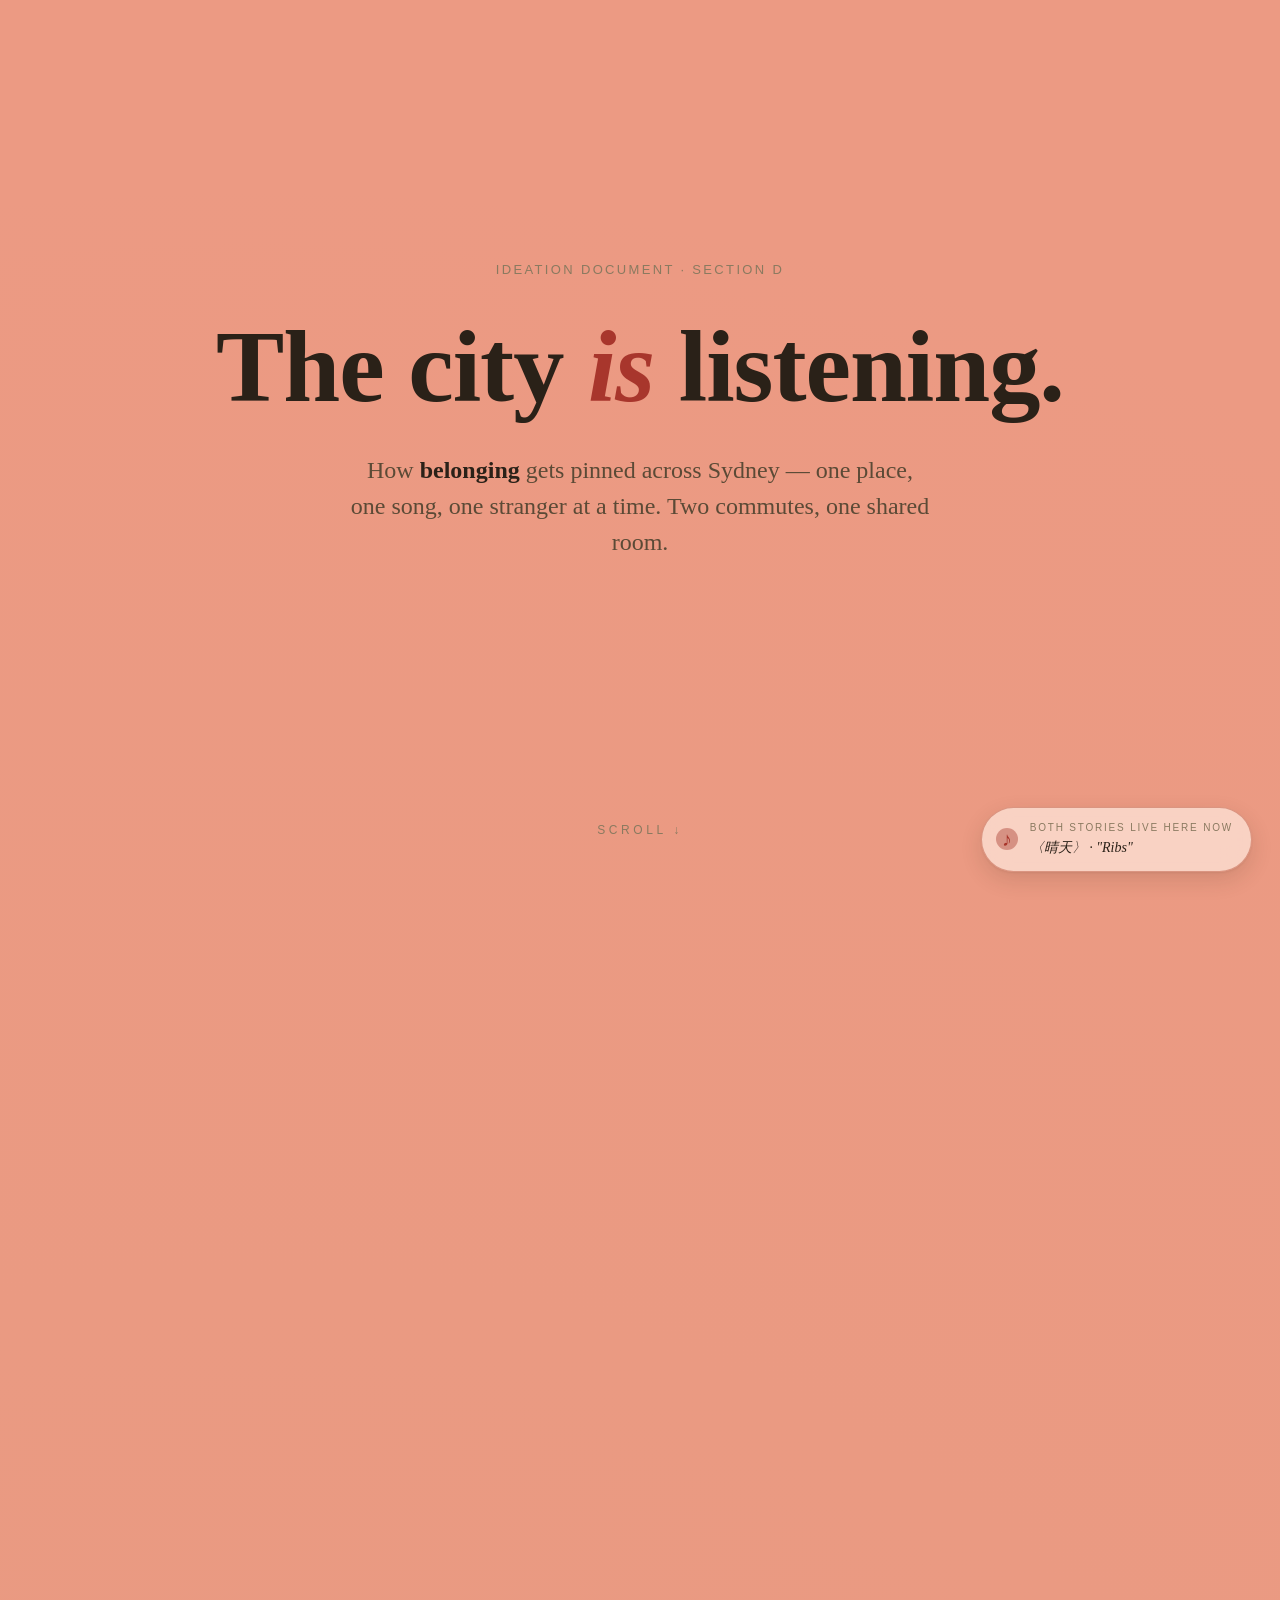
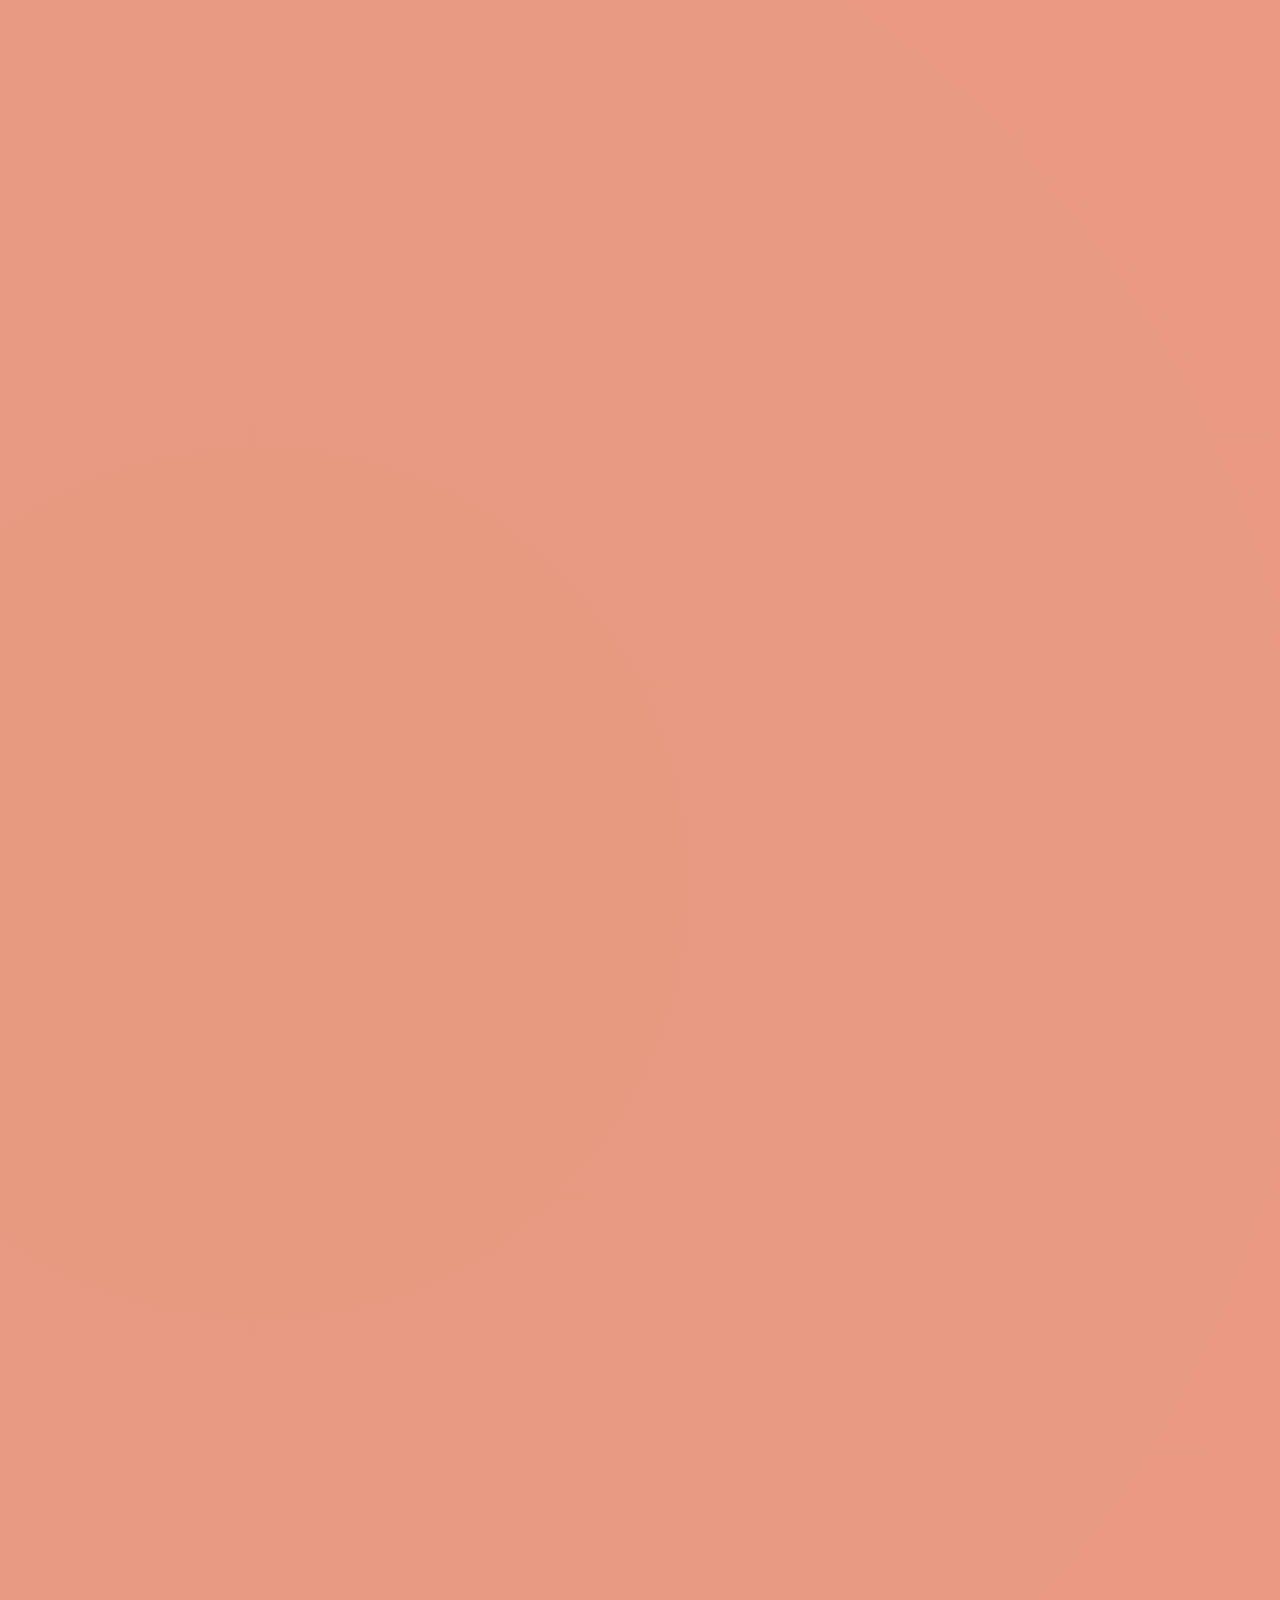
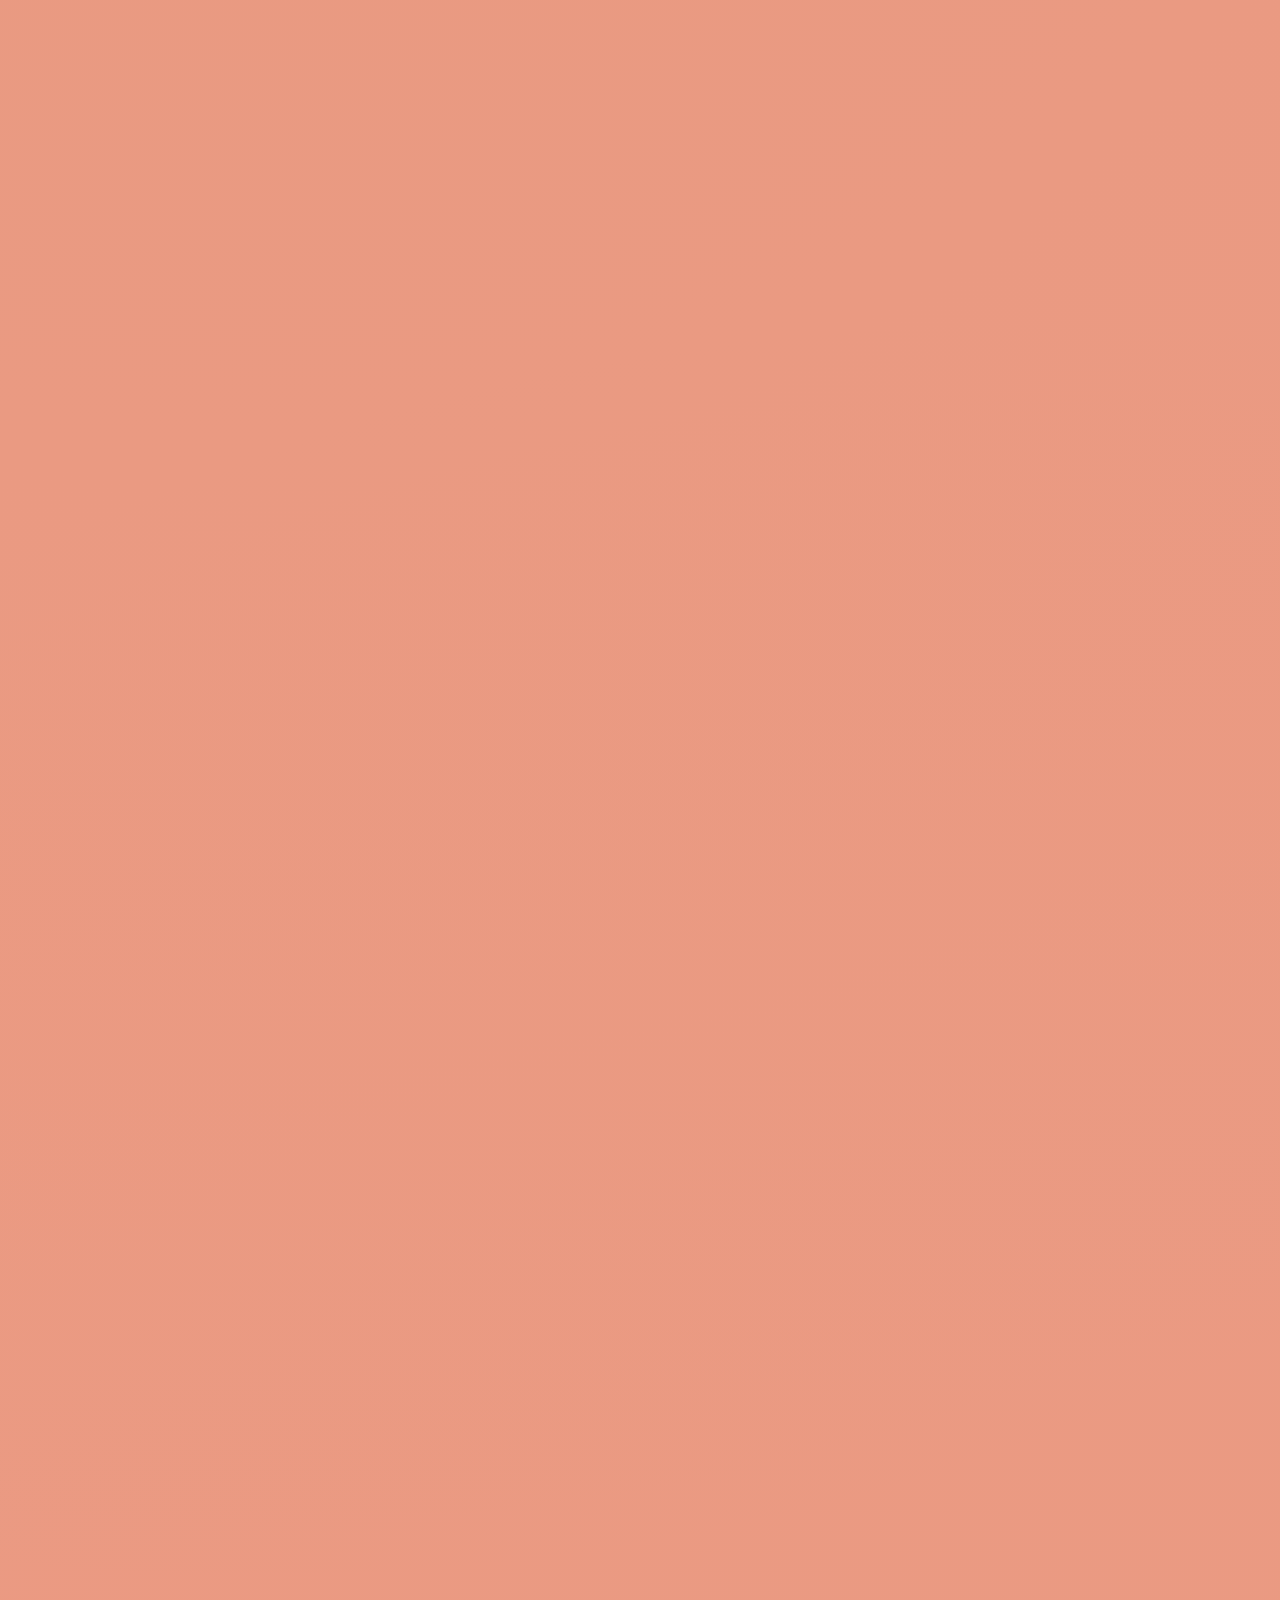
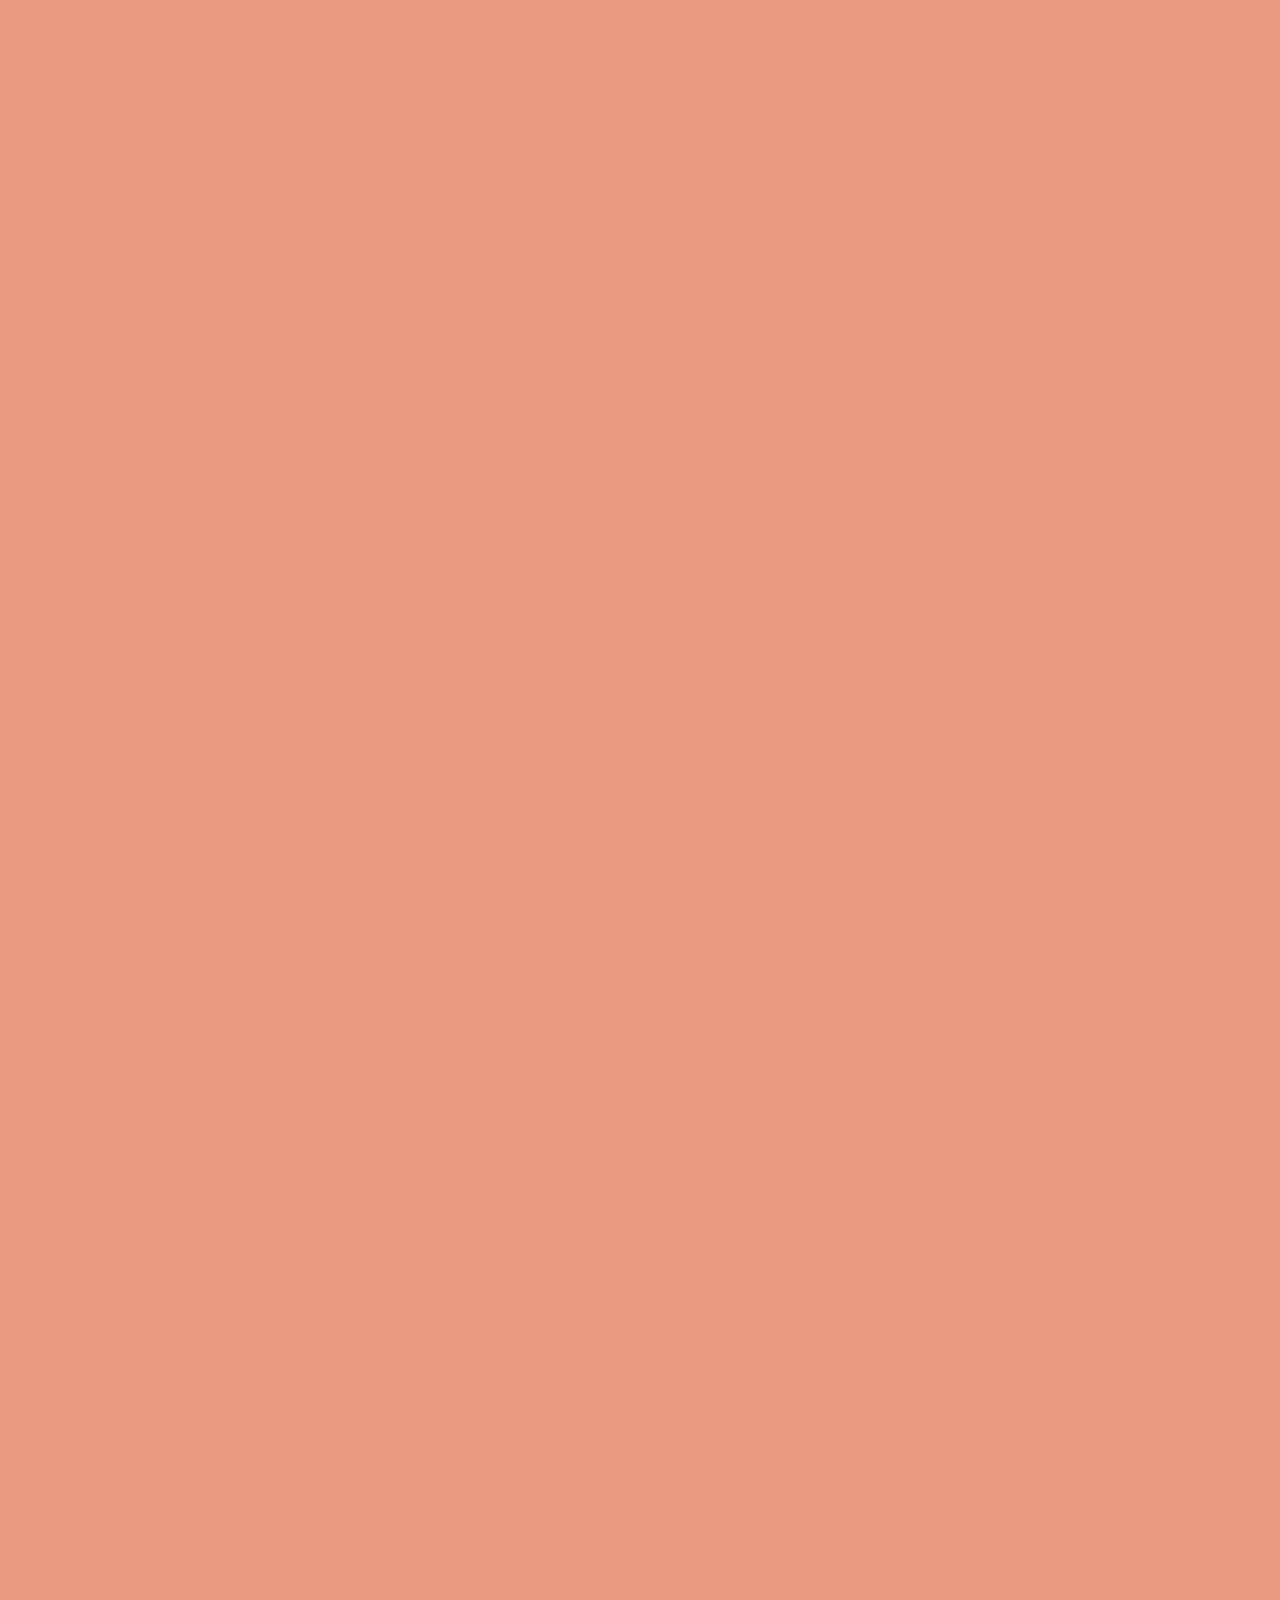
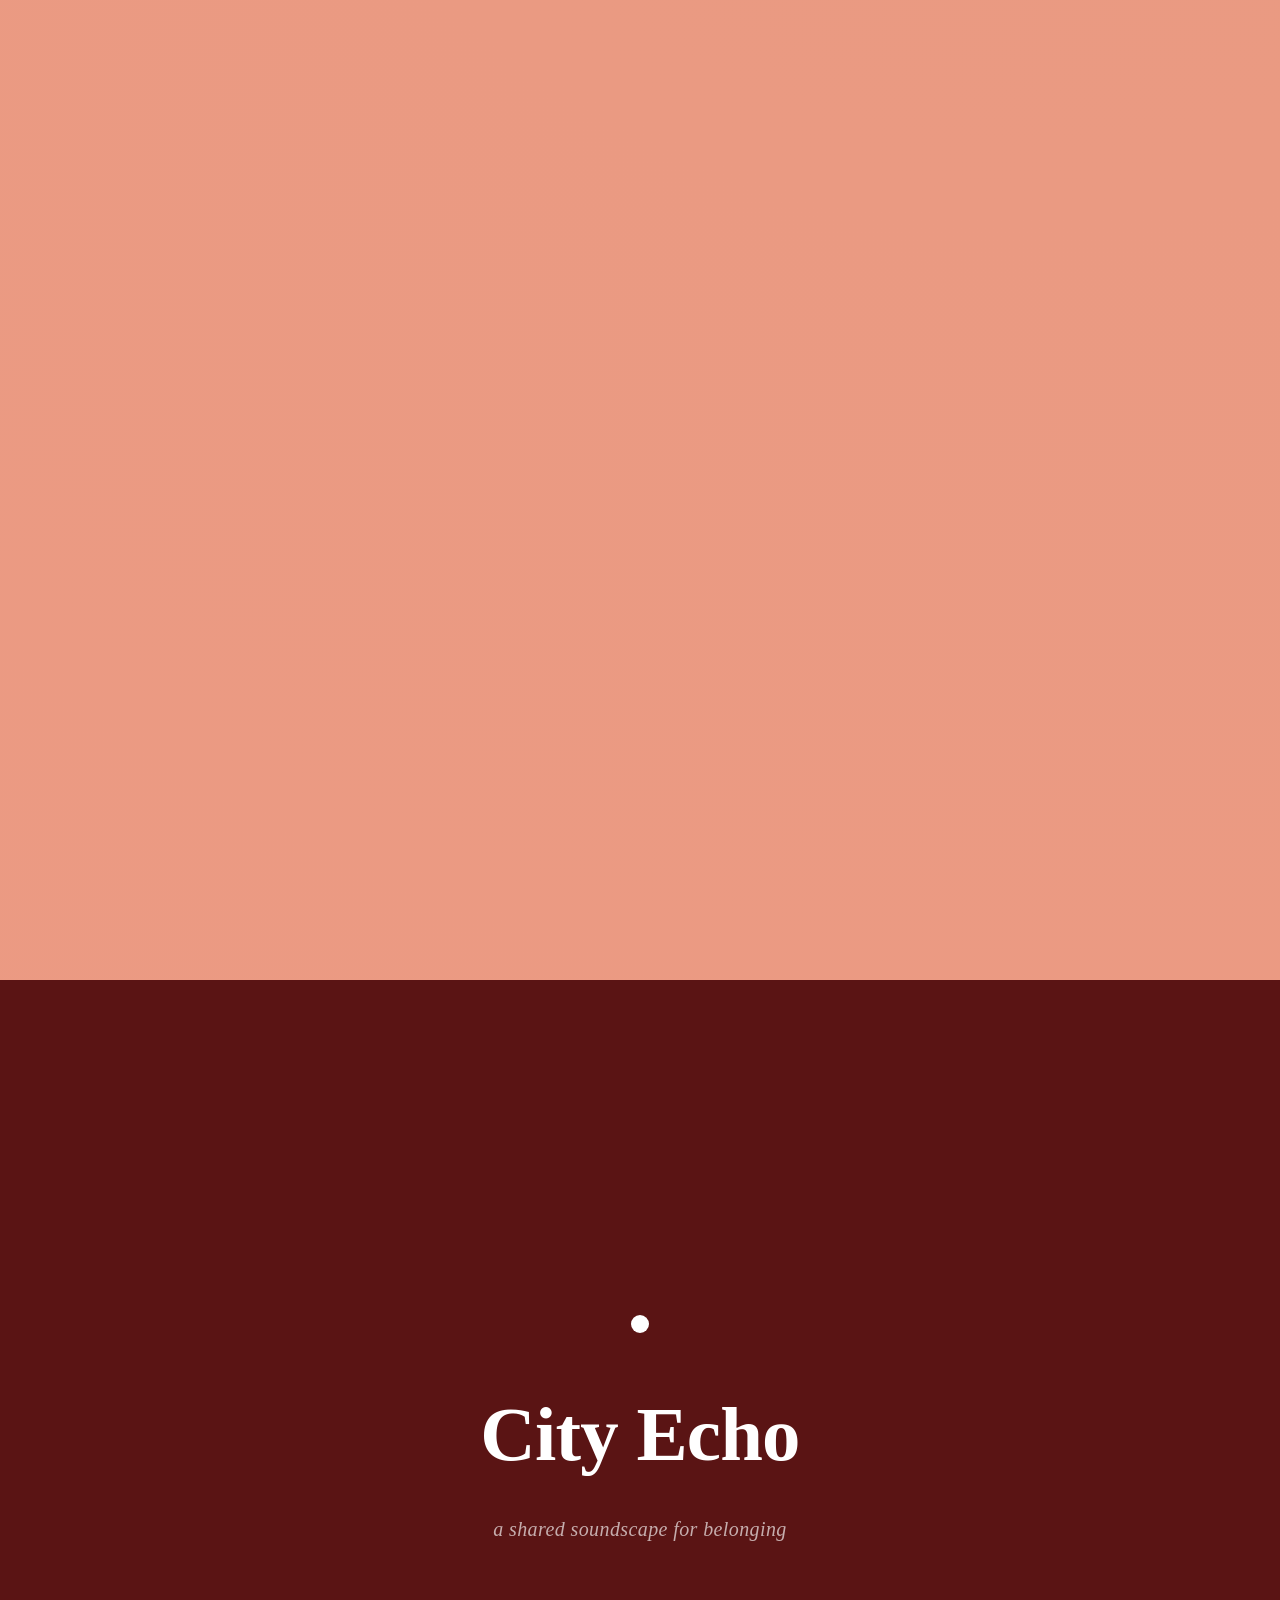
<file: section_d_narrative/index.html>
<!DOCTYPE html>
<html lang="en">
<head>
  <meta charset="UTF-8" />
  <meta name="viewport" content="width=device-width, initial-scale=1.0" />
  <title>Section D — How belonging is pinned across the city · City Echo</title>
  <link rel="stylesheet" href="styles.css" />
</head>
<body>

  <!-- ============================================================
       OPENER (full viewport, before scrollytelling begins)
       ============================================================ -->
  <header class="opener">
    <p class="eyebrow">Ideation Document · Section D</p>
    <h1 class="opener-title">
      The city <em>is</em> listening.
    </h1>
    <p class="opener-deck">
      How <strong>belonging</strong> gets pinned across Sydney — one place,<br />
      one song, one stranger at a time. Two commutes, one shared room.
    </p>
    <p class="opener-scroll-hint">scroll ↓</p>
  </header>

  <!-- ============================================================
       SCROLLYTELLING — full-bleed fixed map underneath, narrative cards
       float on the right and scroll over the map
       ============================================================ -->
  <main class="scrolly">

    <!-- Fixed full-viewport map (CSS makes this position:fixed; visibility
         controlled by .is-visible class set when .scrolly enters viewport) -->
    <aside class="map-sticky" aria-label="Map of City Echo place-pins across Sydney">
      <div class="map-frame">

        <!-- Three watercolour basemap layers, one per chapter:
             - cbd (sepia honey)  → Mei chapter
             - wide (dusty rose)  → Qing chapter
             - finale (coral)     → Step 8 convergence
             Ken Burns transform applied via JS per step. -->
        <div class="basemap-stage" aria-hidden="true">
          <img src="map-cbd.png"    alt="" class="basemap-img basemap-img--cbd    is-active" data-map="cbd"    />
          <img src="map-wide.png"   alt="" class="basemap-img basemap-img--wide"              data-map="wide"   />
          <img src="map-finale.png" alt="" class="basemap-img basemap-img--finale"            data-map="finale" />

          <!-- Rail line overlay (drawn on top of basemap, follows the same transform via parent stage) -->
          <svg class="rail-overlay" viewBox="0 0 100 100" preserveAspectRatio="none" aria-hidden="true">
            <!-- Burwood → Strathfield → Redfern → Central → Town Hall → Wynyard
                 coordinates expressed in 0-100 of the WIDE map's natural extent -->
            <path id="rail-line"
                  d="M 17,46 L 30,46 L 45,48 L 58,48 L 64,42 L 70,38"
                  fill="none"
                  stroke="currentColor"
                  stroke-width="0.5"
                  stroke-dasharray="1.5 1"
                  stroke-linecap="round"
                  vector-effect="non-scaling-stroke" />
          </svg>
        </div>

        <!-- Pin overlay (5 place-pins). Each pin carries TWO coordinate sets:
             one for the CBD-zoom map, one for the wide map. JS picks the right
             one based on the active basemap, and pins ride the same transform
             as the basemap (so Ken Burns pan/zoom keeps pins anchored). -->
        <div class="pin-layer">
          <!-- Mei pins (in both maps) -->
          <div class="pin pin--uts"     data-pin="uts"     data-cbd-x="44" data-cbd-y="64" data-wide-x="56.5" data-wide-y="58" data-finale-x="56.5" data-finale-y="58">
            <span class="pin-dot"></span>
            <span class="pin-pulse"></span>
            <span class="pin-label">UTS Library</span>
          </div>

          <div class="pin pin--spice"   data-pin="spice"   data-cbd-x="43" data-cbd-y="66" data-wide-x="56" data-wide-y="60" data-finale-x="56" data-finale-y="60">
            <span class="pin-dot"></span>
            <span class="pin-pulse"></span>
            <span class="pin-label">Spice Alley</span>
          </div>

          <div class="pin pin--central" data-pin="central" data-cbd-x="48" data-cbd-y="60" data-wide-x="58" data-wide-y="56" data-finale-x="58" data-finale-y="56">
            <span class="pin-dot"></span>
            <span class="pin-pulse"></span>
            <span class="pin-label">Central</span>
          </div>

          <!-- Qing pins (Burwood is wide/finale only; Wynyard exists in both but at very different positions) -->
          <div class="pin pin--burwood" data-pin="burwood" data-cbd-x=""    data-cbd-y=""   data-wide-x="17" data-wide-y="46" data-finale-x="17" data-finale-y="46">
            <span class="pin-dot"></span>
            <span class="pin-pulse"></span>
            <span class="pin-label">Burwood</span>
          </div>

          <div class="pin pin--wynyard" data-pin="wynyard" data-cbd-x="50" data-cbd-y="50" data-wide-x="70" data-wide-y="38" data-finale-x="70" data-finale-y="38">
            <span class="pin-dot"></span>
            <span class="pin-pulse"></span>
            <span class="pin-label">Wynyard</span>
          </div>
        </div>

        <!-- Trace tags (torn-paper snippets). Like pins, they carry two
             coordinate sets and ride the basemap transform. -->
        <div class="trace-layer">
          <div class="trace trace--mei"  data-trace="mei"  data-cbd-x="32" data-cbd-y="55" data-wide-x="49" data-wide-y="50" data-finale-x="49" data-finale-y="50">
            "first thing that's helped me<br/>write in Mandarin all week"
          </div>
          <div class="trace trace--qing" data-trace="qing" data-cbd-x="56" data-cbd-y="42" data-wide-x="60" data-wide-y="42" data-finale-x="60" data-finale-y="42">
            "Mandarin is my first language<br/>but this song held me anyway"
          </div>
        </div>

        <!-- Ambient echo notes — anonymous song memories from the crowd.
             Permanently visible once .scrolly is in view. Ride the same
             basemap transform as pins/traces; positions are tuned per basemap.
             Density is NOT uniform: Central Station is a dense cluster (8),
             UTS and Burwood get small clusters (2 each), and other pins are
             deliberately left empty so the map reads "where belonging sediments". -->
        <div class="echo-layer">

          <!-- Central Station pool (4 notes, cen-1..4). cbd/wide coords near
               Central; finale coords fan to the right column, outside the
               centred finale story-card rectangle. -->
          <div class="echo-note" data-echo="cen-1" data-cbd-x="47" data-cbd-y="54" data-wide-x="55" data-wide-y="52" data-finale-x="82" data-finale-y="40">"missed the last train and this played"</div>
          <div class="echo-note" data-echo="cen-2" data-cbd-x="46" data-cbd-y="63" data-wide-x="55" data-wide-y="60" data-finale-x="85" data-finale-y="55">"Platform 18. goodbye song."</div>
          <div class="echo-note" data-echo="cen-3" data-cbd-x="53" data-cbd-y="64" data-wide-x="62" data-wide-y="59" data-finale-x="80" data-finale-y="70">"six years of this commute, still this song"</div>
          <div class="echo-note" data-echo="cen-4" data-cbd-x="52" data-cbd-y="53" data-wide-x="61" data-wide-y="52" data-finale-x="88" data-finale-y="25">"delayed 40 min. thank god for this track."</div>

          <!-- UTS Library pool (4 notes, uts-1..4). cbd/wide coords near UTS;
               finale coords fan to top and bottom bands of the fanout layout.
               Steps 2 and 3 each reveal a different pair so scrolling through
               Mei's chapter never repeats the same two voices. -->
          <div class="echo-note" data-echo="uts-1" data-cbd-x="41" data-cbd-y="68" data-wide-x="54" data-wide-y="61" data-finale-x="18" data-finale-y="22">"studied for finals here three semesters in a row"</div>
          <div class="echo-note" data-echo="uts-2" data-cbd-x="47" data-cbd-y="62" data-wide-x="58" data-wide-y="57" data-finale-x="38" data-finale-y="18">"level 5, window seat. my corner."</div>
          <div class="echo-note" data-echo="uts-3" data-cbd-x="42" data-cbd-y="60" data-wide-x="55" data-wide-y="56" data-finale-x="22" data-finale-y="85">"got my first HD here. couldn't even text anyone."</div>
          <div class="echo-note" data-echo="uts-4" data-cbd-x="49" data-cbd-y="67" data-wide-x="58" data-wide-y="60" data-finale-x="42" data-finale-y="82">"4pm sunlight on desk 7. my favourite."</div>

          <!-- Burwood pool (2 notes, bur-1..2). cbd empty (off-map); wide
               coords near Burwood; finale coords on the left column. -->
          <div class="echo-note" data-echo="bur-1" data-cbd-x="" data-cbd-y="" data-wide-x="14" data-wide-y="48" data-finale-x="12" data-finale-y="45">"Westfield food court, 3pm, this on repeat"</div>
          <div class="echo-note" data-echo="bur-2" data-cbd-x="" data-cbd-y="" data-wide-x="20" data-wide-y="44" data-finale-x="15" data-finale-y="62">"Mum's voice note played over this song"</div>

        </div>

        <!-- Ambient counter (top-right corner of map) -->
        <div class="map-counter" data-counter>
          <span class="counter-num">0</span>
          <span class="counter-lbl">listening across the city</span>
        </div>

      </div>
    </aside>

    <!-- Scrolling layer:
         3 sticky story-cards (one per chapter) hold the visible narrative.
         8 invisible step-detector blocks below them give the scroll-driven
         IntersectionObserver something to fire on. JS reads STATES[step]
         and writes meta/title/body into the active card via cross-fade. -->
    <section class="steps">

      <!-- Mei chapter card — anchored to the right side, vertically centred -->
      <aside class="story-card story-card--mei" data-card="mei" aria-label="Mei's chapter">
        <div class="story-card__inner">
          <p class="story-meta"  data-meta>—</p>
          <h2 class="story-title" data-title>—</h2>
          <div class="story-body" data-body></div>
        </div>
      </aside>

      <!-- Qing chapter card — anchored to the left side, vertically centred -->
      <aside class="story-card story-card--qing" data-card="qing" aria-label="Qing's chapter">
        <div class="story-card__inner">
          <p class="story-meta"  data-meta>—</p>
          <h2 class="story-title" data-title>—</h2>
          <div class="story-body" data-body></div>
        </div>
      </aside>

      <!-- Finale card — centred convergence (Step 8 only) -->
      <aside class="story-card story-card--finale" data-card="finale" aria-label="Convergence">
        <div class="story-card__inner">
          <p class="story-meta"  data-meta>—</p>
          <h2 class="story-title" data-title>—</h2>
          <div class="story-body" data-body></div>
        </div>
      </aside>

      <!-- Invisible scroll detectors — one viewport-tall block per step.
           They generate the scroll height; IntersectionObserver fires on each. -->
      <div class="step-detector" data-step="1"></div>
      <div class="step-detector" data-step="2"></div>
      <div class="step-detector" data-step="3"></div>
      <div class="step-detector" data-step="4"></div>
      <div class="step-detector" data-step="5"></div>
      <div class="step-detector" data-step="6"></div>
      <div class="step-detector" data-step="7"></div>
      <div class="step-detector" data-step="8"></div>

    </section>
  </main>

  <!-- ============================================================
       NOW PLAYING — fixed bottom-right card, content updated per step
       (text-only; future-extensible to <audio> when mp3s are provided)
       ============================================================ -->
  <aside class="now-playing" data-nowplaying aria-label="What the protagonist is currently listening to">
    <span class="np-icon">♪</span>
    <div class="np-meta">
      <p class="np-who"   data-np-who>—</p>
      <p class="np-track" data-np-track>idle</p>
    </div>
  </aside>

  <!-- ============================================================
       OUTRO — final beat: deep crimson reveal with white wordmark
       and a single pulsing red dot (the city's heartbeat)
       ============================================================ -->
  <footer class="outro">
    <div class="logo-card">
      <span class="logo-mark" aria-hidden="true"></span>
      <h2 class="logo-name">City Echo</h2>
      <p class="logo-tag">a shared soundscape for belonging</p>
    </div>
  </footer>

  <script src="script.js" defer></script>
</body>
</html>
</file>
<file: section_d_narrative/styles.css>
/* ============================================================
   Section D · City Echo — Scrollytelling
   Stylesheet
   Visual language continuity with storyboard1/2:
   - paper cream background (#f5ead6)
   - tone-aware signal color (--signal): amber for Mei, deep rose-red for Qing,
     brick-red for finale — keeps pin/rail/counter/now-playing accent in the
     same hue family as the page background tone
   - editorial serif headings (Source Serif / Tiempos fallback)
   ============================================================ */

:root {
  --paper:        #f5ead6;
  --paper-deep:   #ebdcb8;
  --ink:          #2a2118;
  --ink-soft:     #5b4a36;
  --ink-faint:    #8a7a60;
  --amber:        #d97a2c;
  --amber-warm:   #f0a050;
  --amber-glow:   rgba(217, 122, 44, 0.45);
  --rust:         #a13b22;
  --rust-soft:    #c25a3a;
  --serif:        'Source Serif Pro', 'Tiempos', 'Georgia', 'Times New Roman', serif;
  --sans:         'Inter', -apple-system, BlinkMacSystemFont, 'Helvetica Neue', sans-serif;
  --max-width:    1400px;

  /* --tone-bg drives chromatic chaptering. JS sets body[data-tone].
     The default value matches the neutral state. */
  --tone-bg:      #f5ead6;
  --tone-accent:  rgba(217, 122, 44, 0.0);

  /* --signal is the tone-aware accent for pins / rail / counter / now-playing.
     Defaults to amber for the neutral opener; each body[data-tone] block below
     re-defines these so all signal-bearing elements stay in the chapter's hue. */
  --signal:       #d97a2c;
  --signal-warm:  #f0a050;
  --signal-glow:  rgba(217, 122, 44, 0.45);
}

/* Three-step warm chromatic arc — story builds heat as it progresses.
   Mei (cream) → Qing (rose) → Finale (coral). Each tone matches its basemap. */

/* Mei = warm honey-cream (UTS Library, weekday afternoon, amber warmth)
   signal = amber — kept identical to storyboard PNG asset visual language */
body[data-tone="mei"] {
  --tone-bg:     #f0e3c8;
  --tone-accent: rgba(217, 122, 44, 0.06);
  --signal:      #d97a2c;
  --signal-warm: #f0a050;
  --signal-glow: rgba(217, 122, 44, 0.45);
}

/* Qing = dusty rose (between two cultures — warm-but-lonely magic hour)
   signal = deep rose-red, same hue family as the rose-tinted basemap */
body[data-tone="qing"] {
  --tone-bg:     #f3d6d2;
  --tone-accent: rgba(193, 122, 122, 0.08);
  --signal:      #b54a55;
  --signal-warm: #c87078;
  --signal-glow: rgba(181, 74, 85, 0.40);
}

/* Finale = deep coral (two stories converge — heat doubled, warmth peaked)
   signal = brick-red, bridges deep coral toward the outro's #5a1414 crimson */
body[data-tone="finale"] {
  --tone-bg:     #ec9a83;
  --tone-accent: rgba(180, 75, 50, 0.12);
  --signal:      #a8362c;
  --signal-warm: #c0554a;
  --signal-glow: rgba(168, 54, 44, 0.42);
}

/* Neutral — only used by the opener before scrollytelling begins.
   signal stays amber to match the paper-cream paper-and-storyboard aesthetic. */
body[data-tone="neutral"] {
  --tone-bg:     #f5ead6;
  --tone-accent: rgba(217, 122, 44, 0.0);
  --signal:      #d97a2c;
  --signal-warm: #f0a050;
  --signal-glow: rgba(217, 122, 44, 0.45);
}

/* -----------------------------
   Base
   ----------------------------- */
* {
  box-sizing: border-box;
}

html {
  scroll-behavior: smooth;
}

body {
  margin: 0;
  background-color: var(--tone-bg);
  color: var(--ink);
  font-family: var(--sans);
  font-size: 17px;
  line-height: 1.6;
  -webkit-font-smoothing: antialiased;
  transition: background-color 1.6s cubic-bezier(.5, .05, .2, 1);
  /* subtle paper grain — stays the same across tones */
  background-image:
    radial-gradient(circle at 20% 30%, rgba(184,154,106,0.08) 0%, transparent 40%),
    radial-gradient(circle at 80% 70%, rgba(184,154,106,0.06) 0%, transparent 40%);
}

em { font-style: italic; color: var(--ink-soft); }
strong { color: var(--ink); }

/* -----------------------------
   Opener (full-viewport hero)
   ----------------------------- */
.opener {
  min-height: 100vh;
  display: flex;
  flex-direction: column;
  justify-content: center;
  align-items: center;
  text-align: center;
  padding: 0 5vw;
  position: relative;
}

.eyebrow {
  font-family: var(--sans);
  font-size: 13px;
  letter-spacing: 0.18em;
  text-transform: uppercase;
  color: var(--ink-faint);
  margin: 0 0 32px;
}

.opener-title {
  font-family: var(--serif);
  font-size: clamp(48px, 8vw, 110px);
  font-weight: 600;
  line-height: 1.05;
  margin: 0 0 32px;
  color: var(--ink);
  letter-spacing: -0.01em;
}

.opener-title em {
  font-style: italic;
  color: var(--signal);
}

.opener-deck {
  font-family: var(--serif);
  font-size: clamp(18px, 2vw, 24px);
  line-height: 1.5;
  color: var(--ink-soft);
  max-width: 640px;
  margin: 0 0 80px;
}

.opener-scroll-hint {
  font-family: var(--sans);
  font-size: 12px;
  letter-spacing: 0.3em;
  text-transform: uppercase;
  color: var(--ink-faint);
  position: absolute;
  bottom: 48px;
  animation: bob 2.2s ease-in-out infinite;
}

@keyframes bob {
  0%, 100% { transform: translateY(0); opacity: 0.6; }
  50%      { transform: translateY(8px); opacity: 1; }
}

/* -----------------------------
   Scrollytelling layout — IMMERSIVE FULL-VIEWPORT
   The map is fixed to the viewport (always visible behind everything).
   Steps scroll on top as floating cards on the right side.
   ----------------------------- */
.scrolly {
  position: relative;
  /* No grid here anymore; map and steps are positioned independently */
}

/* Map: fixed full-viewport behind the scrolling steps */
.map-sticky {
  position: fixed;
  inset: 0;
  z-index: 1;
  pointer-events: none;
  /* Fade in/out tied to the .scrolly section's visibility — JS-driven */
  opacity: 0;
  transition: opacity 0.8s ease;
}
.map-sticky.is-visible {
  opacity: 1;
}

.map-frame {
  position: absolute;
  inset: 0;
  width: 100%;
  height: 100%;
  background: var(--tone-bg);
  overflow: hidden;
  transition: background-color 1.6s cubic-bezier(.5, .05, .2, 1);
  /* No more border-radius / shadow — it's now a full-bleed canvas */
}

/* -----------------------------
   Basemap stage — two layered <img> + rail SVG overlay.
   The whole stage receives JS-driven transform (Ken Burns pan + zoom).
   Pin-layer and trace-layer (siblings in HTML) receive the SAME transform
   in JS so they stay anchored to map features as the camera moves.
   ----------------------------- */
.basemap-stage {
  position: absolute;
  inset: 0;
  overflow: hidden;
  transform-origin: center center;
  transition: transform 1.6s cubic-bezier(.5, .05, .2, 1);
  will-change: transform;
}

.basemap-img {
  position: absolute;
  inset: 0;
  width: 100%;
  height: 100%;
  object-fit: cover;
  object-position: center center;
  display: block;
  opacity: 0;
  transition: opacity 1.2s ease;
}

.basemap-img.is-active {
  opacity: 1;
}

/* Rail line overlay — sits on top of basemap, in normalized 0-100 coords */
.rail-overlay {
  position: absolute;
  inset: 0;
  width: 100%;
  height: 100%;
  pointer-events: none;
  opacity: 0;
  /* color drives stroke="currentColor" on #rail-line — keeps the rail in
     the current chapter's signal hue (deep rose-red in Qing, brick-red in finale) */
  color: var(--signal);
  transition: opacity 0.8s ease, color 1.2s ease;
}
.basemap-stage.show-rail .rail-overlay { opacity: 1; }

#rail-line {
  stroke-dasharray: 1.5 1;
  stroke-dashoffset: 60;
  transition: stroke-dashoffset 2.4s ease-out;
}
.basemap-stage.show-rail #rail-line { stroke-dashoffset: 0; }

/* -----------------------------
   Pins (5 place-pins, JS-driven state)
   ----------------------------- */
.pin-layer {
  position: absolute;
  inset: 0;
  pointer-events: none;
}

.pin {
  position: absolute;
  transform: translate(-50%, -50%);
  width: 0;
  height: 0;
  pointer-events: none;
  opacity: 0;
  transition: opacity 0.8s ease;
}

.pin.is-active,
.pin.is-anchored {
  opacity: 1;
}

.pin-dot {
  position: absolute;
  left: 0;
  top: 0;
  transform: translate(-50%, -50%);
  width: 14px;
  height: 14px;
  border-radius: 50%;
  background: var(--ink-faint);
  border: 2px solid var(--paper);
  box-shadow: 0 1px 2px rgba(0,0,0,0.2);
  transition: background 0.6s ease, box-shadow 0.6s ease, width 0.4s ease, height 0.4s ease;
  z-index: 3;
}

.pin-pulse {
  position: absolute;
  left: 0;
  top: 0;
  transform: translate(-50%, -50%);
  width: 14px;
  height: 14px;
  border-radius: 50%;
  background: var(--signal-warm);
  opacity: 0;
  z-index: 2;
}

.pin-label {
  position: absolute;
  left: 14px;
  top: -6px;
  font-family: var(--serif);
  font-size: 13px;
  font-style: italic;
  color: var(--ink-soft);
  white-space: nowrap;
  opacity: 0;
  transform: translateX(-8px);
  transition: opacity 0.5s ease, transform 0.5s ease;
  text-shadow: 0 1px 0 var(--paper), 0 0 4px var(--paper);
  z-index: 4;
}

/* States */
.pin.is-active .pin-dot {
  background: var(--signal);
  box-shadow: 0 0 0 4px var(--signal-glow), 0 0 24px var(--signal-glow);
}
.pin.is-active .pin-pulse {
  animation: pulse 2.4s ease-out infinite;
}
.pin.is-active .pin-label {
  opacity: 1;
  transform: translateX(0);
}

.pin.is-anchored .pin-dot {
  background: var(--signal);
  width: 18px;
  height: 18px;
  box-shadow: 0 0 0 6px var(--signal-glow), 0 0 32px var(--signal-glow);
}
.pin.is-anchored .pin-label {
  opacity: 1;
  transform: translateX(0);
  font-weight: 600;
  color: var(--ink);
}

@keyframes pulse {
  0%   { opacity: 0.6; width: 14px; height: 14px; }
  100% { opacity: 0;   width: 64px; height: 64px; }
}

/* -----------------------------
   Pin-layer & trace-layer ride the basemap transform via JS.
   transform-origin/transition mirrors .basemap-stage so layers stay synced.
   ----------------------------- */
.pin-layer,
.trace-layer {
  transform-origin: center center;
  transition: transform 1.6s cubic-bezier(.5, .05, .2, 1);
  will-change: transform;
}

/* -----------------------------
   Trace tags (torn-paper snippets)
   ----------------------------- */
.trace-layer {
  position: absolute;
  inset: 0;
  pointer-events: none;
}

.trace {
  position: absolute;
  transform: translate(-50%, -50%) rotate(-3deg);
  background: #fff8e8;
  padding: 8px 14px;
  font-family: var(--serif);
  font-style: italic;
  font-size: 13px;
  line-height: 1.35;
  color: var(--ink-soft);
  max-width: 220px;
  box-shadow:
    0 2px 6px rgba(58,42,22,0.18),
    inset 0 0 0 1px rgba(184,154,106,0.3);
  /* torn-paper jagged edge via clip-path */
  clip-path: polygon(
    2% 6%, 18% 0%, 38% 5%, 58% 1%, 80% 6%, 96% 2%, 100% 18%,
    98% 38%, 100% 60%, 96% 82%, 100% 96%, 80% 100%, 60% 96%,
    40% 100%, 18% 96%, 2% 100%, 0% 80%, 4% 60%, 0% 38%, 2% 18%
  );
  opacity: 0;
  transition: opacity 0.8s ease, transform 0.8s ease;
  z-index: 5;
}

.trace--qing { transform: translate(-50%, -50%) rotate(2deg); }

/* Protagonist traces — Mei's and Qing's own contributions.
   Tone-aware: colour tracks the chapter's --signal, so the trace warms
   from amber (Mei chapter) through rose (Qing chapter) to brick-red
   (finale) as the reader scrolls. Reads as the emotional through-line,
   distinct from the cream ambient notes beneath. */
.trace--mei,
.trace--qing {
  color: var(--signal);
  background: color-mix(in srgb, var(--signal) 15%, #fff8e8);
  box-shadow:
    0 2px 6px rgba(58,42,22,0.22),
    inset 0 0 0 1px color-mix(in srgb, var(--signal) 35%, transparent);
  font-weight: 500;
  transition:
    color 0.9s ease,
    background 0.9s ease,
    box-shadow 0.9s ease,
    opacity 0.8s ease,
    transform 0.8s ease;
}

.trace.is-visible {
  opacity: 1;
}
.trace--mei.is-visible { transform: translate(-50%, -50%) rotate(-3deg) translateY(-4px); }
.trace--qing.is-visible { transform: translate(-50%, -50%) rotate(2deg) translateY(-4px); }

/* -----------------------------
   Ambient echo notes — anonymous crowd memories pinned near hot places.
   Quieter and smaller than curated traces. Permanently visible while the
   scrolly section is in view; ride the same basemap transform as
   pin-layer / trace-layer for Ken Burns zoom consistency.
   Density is intentional: Central cluster (8 notes) > UTS/Burwood (2 each) >
   nothing elsewhere — the map shows WHERE belonging sediments.
   ----------------------------- */
.echo-layer {
  position: absolute;
  inset: 0;
  pointer-events: none;
  transform-origin: center center;
  will-change: transform;
  transition: transform 1.6s cubic-bezier(.5, .05, .2, 1);
}

.echo-note {
  position: absolute;
  transform: translate(-50%, -50%) rotate(-2deg);
  background: #fff8e8;
  padding: 5px 10px;
  font-family: var(--serif);
  font-style: italic;
  font-size: 11px;
  line-height: 1.3;
  color: var(--ink-faint);
  max-width: 180px;
  box-shadow:
    0 1px 3px rgba(58,42,22,0.12),
    inset 0 0 0 1px rgba(184,154,106,0.25);
  clip-path: polygon(
    2% 6%, 18% 0%, 38% 5%, 58% 1%, 80% 6%, 96% 2%, 100% 18%,
    98% 38%, 100% 60%, 96% 82%, 100% 96%, 80% 100%, 60% 96%,
    40% 100%, 18% 96%, 2% 100%, 0% 80%, 4% 60%, 0% 38%, 2% 18%
  );
  z-index: 4;
  opacity: 0;
  transition: opacity 0.8s ease;
}

/* Per-note reveal — JS adds .is-active to the exact set of notes listed
   in state.echoNotes for the current step. Full opacity so each pair
   reads as foreground story beats, not background ambience. Step 8
   (finale) reveals all 10 notes at their data-finale coordinates
   (fanned around the story card). */
.echo-note.is-active {
  opacity: 1;
}

/* Rotation variants — break the grid feel within each cluster */
.echo-note:nth-child(2n)   { transform: translate(-50%, -50%) rotate(2deg); }
.echo-note:nth-child(3n)   { transform: translate(-50%, -50%) rotate(-4deg); }
.echo-note:nth-child(4n+1) { transform: translate(-50%, -50%) rotate(3deg); }

/* -----------------------------
   Counter (top-right of map)
   ----------------------------- */
.map-counter {
  position: absolute;
  top: 24px;
  right: 24px;
  text-align: right;
  font-family: var(--serif);
  color: var(--ink-soft);
  z-index: 10;
}
.counter-num {
  display: block;
  font-size: 28px;
  font-weight: 600;
  color: var(--signal);
  font-variant-numeric: tabular-nums;
  transition: color 0.4s ease;
}
.counter-lbl {
  display: block;
  font-size: 11px;
  letter-spacing: 0.12em;
  text-transform: uppercase;
  color: var(--ink-faint);
  margin-top: 2px;
}

/* -----------------------------
   Sticky double-card narrative paradigm
   ------------------------------------------------------------
   - 3 .story-card elements are stickily anchored to fixed positions
     in the viewport (Mei right, Qing left, finale centre).
   - 8 .step-detector blocks live in document flow as invisible scroll
     regions. IntersectionObserver fires on each as user scrolls.
   - JS reads STATES[step] and writes meta/title/body content into
     the active card via a 0.45s opacity cross-fade.
   ----------------------------- */

.steps {
  position: relative;
  z-index: 10;            /* above the fixed map (z-index 1) */
}

/* Invisible scroll regions — each one gives the browser ~90vh of scroll
   to traverse before firing the next step. No visible content. */
.step-detector {
  min-height: 90vh;
  pointer-events: none;
}

/* Story cards — fixed to the viewport, content swapped per step.
   Default state: hidden (opacity 0, no pointer-events) until JS adds
   .is-active for the matching chapter. */
.story-card {
  position: fixed;
  top: 50%;
  width: 38vw;
  max-width: 520px;
  z-index: 12;
  opacity: 0;
  pointer-events: none;
  transition: opacity 0.7s ease;
}
.story-card.is-active {
  opacity: 1;
  pointer-events: auto;
}

/* Side-specific positioning */
.story-card--mei {
  right: 4vw;
  transform: translateY(-50%);
}
.story-card--qing {
  left: 4vw;
  transform: translateY(-50%);
}
.story-card--finale {
  left: 50%;
  width: 44vw;
  max-width: 620px;
  transform: translate(-50%, -50%);
}

/* The inner card — semi-transparent paper with backdrop blur, sits on map.
   .is-fading triggers the opacity drop used by the cross-fade swap. */
.story-card__inner {
  background: rgba(245, 234, 214, 0.78);
  backdrop-filter: blur(14px) saturate(1.05);
  -webkit-backdrop-filter: blur(14px) saturate(1.05);
  padding: 36px 36px 32px;
  border-radius: 4px;
  box-shadow:
    0 1px 2px rgba(58,42,22,0.06),
    0 18px 40px rgba(58,42,22,0.16);
  border: 1px solid rgba(184, 154, 106, 0.22);
  transition: opacity 0.45s ease, background-color 1.6s ease, border-color 1.6s ease;
}
.story-card.is-fading .story-card__inner {
  opacity: 0;
}

/* Tone-aware card surface — same hue family as the page tone, but pulled
   toward off-white and dialled down on opacity so the card lifts off the
   map rather than blending into it. The hint of tone is enough to signal
   chapter; readability comes first. */
body[data-tone="mei"]    .story-card__inner { background: rgba(252, 246, 232, 0.72); border-color: rgba(217, 122, 44,  0.18); }
body[data-tone="qing"]   .story-card__inner { background: rgba(252, 240, 238, 0.72); border-color: rgba(193, 122, 122, 0.22); }
body[data-tone="finale"] .story-card__inner { background: rgba(252, 224, 212, 0.74); border-color: rgba(180, 75, 50,   0.32); }

/* Typography — kept identical to the prior .step-* rules so the visual
   feel doesn't shift when the architecture changes. */
.story-meta {
  font-family: var(--sans);
  font-size: 11px;
  letter-spacing: 0.20em;
  text-transform: uppercase;
  color: var(--signal);
  transition: color 0.6s ease;
  margin: 0 0 14px;
}

.story-title {
  font-family: var(--serif);
  font-size: clamp(26px, 2.6vw, 38px);
  font-weight: 600;
  line-height: 1.2;
  color: var(--ink);
  margin: 0 0 18px;
  letter-spacing: -0.005em;
}

.story-body {
  font-family: var(--serif);
  font-size: clamp(15px, 1.15vw, 17px);
  line-height: 1.65;
  color: var(--ink-soft);
}

.story-body p {
  margin: 0 0 14px;
}
.story-body p:last-child { margin-bottom: 0; }

.story-body p.quiet {
  font-size: 14px;
  color: var(--ink-faint);
  border-left: 2px solid var(--signal-warm);
  padding-left: 14px;
  margin-top: 20px;
}

.step--transition .step-meta {
  color: var(--rust);
}

/* -----------------------------
   Outro — final beat. Full-bleed deep crimson reveal: white "City Echo"
   wordmark and a single pulsing red dot. The chromatic arc lands here:
   cream → rose → coral → CRIMSON. The dot is the heartbeat of the city
   that's been listening the whole time.
   ----------------------------- */
.outro {
  min-height: 100vh;
  display: flex;
  align-items: center;
  justify-content: center;
  padding: 0 5vw;
  background: #5a1414;            /* oxblood / deep crimson */
  /* Full-bleed override: ignore body's tone background entirely */
  position: relative;
  z-index: 50;                    /* above any leftover map */
}

.logo-card {
  text-align: center;
}

/* Staggered reveal — the three children enter in sequence (dot → title →
   subtitle) when the outro scrolls into view. Total choreography is ~2.4s,
   which aligns with one full heartbeat cycle so the subtitle lands just as
   the first pulse fires. */
.logo-mark,
.logo-name,
.logo-tag {
  opacity: 0;
  transform: translateY(16px);
  transition: opacity 1.1s ease, transform 1.1s ease;
}

/* Per-child delays — cascade timing */
.logo-mark { transition-delay: 0.1s; }
.logo-name { transition-delay: 0.8s; }
.logo-tag  { transition-delay: 1.4s; }

.outro.is-visible .logo-mark,
.outro.is-visible .logo-name,
.outro.is-visible .logo-tag {
  opacity: 1;
  transform: translateY(0);
}

/* The white heartbeat dot — single circle pulsing on deep crimson.
   Pulse animation stays paused until .outro.is-visible so the user sees the
   heartbeat START, not catch it mid-cycle on scroll-in. */
.logo-mark {
  display: inline-block;
  width: 18px;
  height: 18px;
  border-radius: 50%;
  background: #ffffff;
  margin: 0 auto 32px;
  font-size: 0;                   /* hide the existing ◉ glyph; use the box itself */
  line-height: 0;
  box-shadow: 0 0 0 0 rgba(255, 255, 255, 0.6);
  animation: heartbeat 2.4s ease-out infinite;
  animation-play-state: paused;
}

.outro.is-visible .logo-mark {
  animation-play-state: running;
}

@keyframes heartbeat {
  0%   { box-shadow: 0 0 0 0    rgba(255, 255, 255, 0.7),
                     0 0 12px   rgba(255, 255, 255, 0.6); }
  60%  { box-shadow: 0 0 0 22px rgba(255, 255, 255, 0.0),
                     0 0 24px   rgba(255, 255, 255, 0.4); }
  100% { box-shadow: 0 0 0 0    rgba(255, 255, 255, 0.0),
                     0 0 12px   rgba(255, 255, 255, 0.6); }
}

.logo-name {
  font-family: var(--serif);
  font-size: clamp(48px, 6vw, 80px);
  font-weight: 600;
  letter-spacing: -0.01em;
  margin: 0 0 16px;
  color: #ffffff;                 /* pure white on crimson */
}

.logo-tag {
  font-family: var(--serif);
  font-style: italic;
  font-size: clamp(16px, 1.6vw, 20px);
  color: rgba(255, 255, 255, 0.65);
  margin: 0;
  letter-spacing: 0.02em;
}

/* -----------------------------
   Now-playing card (fixed bottom-right, content updated per step)
   Visual continuity with map-counter; serves as a "what they're hearing" beat.
   ----------------------------- */
.now-playing {
  position: fixed;
  bottom: 28px;
  right: 28px;
  display: flex;
  align-items: center;
  gap: 12px;
  padding: 12px 18px 12px 14px;
  /* Tone-aware off-white surface — overridden per body[data-tone] below.
     Default matches the neutral / mei chapter look. */
  background: rgba(252, 246, 232, 0.78);
  backdrop-filter: blur(14px) saturate(1.05);
  -webkit-backdrop-filter: blur(14px) saturate(1.05);
  border: 1px solid rgba(184, 154, 106, 0.45);
  border-radius: 999px;
  box-shadow:
    0 1px 2px rgba(58,42,22,0.08),
    0 8px 22px rgba(58,42,22,0.14);
  font-family: var(--serif);
  z-index: 100;
  opacity: 0.4;
  transform: translateY(0);
  transition: opacity 0.5s ease, transform 0.5s ease,
              background 1.6s ease, border-color 1.6s ease;
  pointer-events: none;
}

/* Tone-aware now-playing surface — same hue logic as .story-card__inner */
body[data-tone="qing"]   .now-playing { background: rgba(252, 240, 238, 0.78); border-color: rgba(193, 122, 122, 0.40); }
body[data-tone="finale"] .now-playing { background: rgba(252, 224, 212, 0.80); border-color: rgba(180, 75, 50,   0.45); }

.now-playing.is-active {
  opacity: 1;
}

.np-icon {
  font-size: 20px;
  color: var(--signal);
  line-height: 1;
  display: inline-block;
  width: 22px;
  height: 22px;
  text-align: center;
  border-radius: 50%;
  /* Faint tinted halo behind the ♪ glyph — picks up current chapter's signal */
  background: var(--signal-glow);
  padding-top: 1px;
  flex-shrink: 0;
  transition: color 0.6s ease, background 0.6s ease;
}

.now-playing.is-active .np-icon {
  animation: np-pulse 2s ease-in-out infinite;
}

/* Pulse uses --signal-glow (semi-transparent) so the breathing halo stays
   gentle and follows the current chapter's signal hue. */
@keyframes np-pulse {
  0%, 100% { box-shadow: 0 0 0 0    transparent; }
  50%      { box-shadow: 0 0 0 6px  var(--signal-glow); }
}

.np-meta {
  display: flex;
  flex-direction: column;
  gap: 1px;
}

.np-who {
  margin: 0;
  font-size: 10px;
  letter-spacing: 0.18em;
  text-transform: uppercase;
  color: var(--ink-faint);
  font-family: var(--sans);
  transition: color 0.4s ease;
}

.np-track {
  margin: 0;
  font-size: 14px;
  font-style: italic;
  color: var(--ink);
  white-space: nowrap;
  transition: color 0.4s ease;
}

.now-playing:not(.is-active) .np-track { color: var(--ink-faint); }

/* -----------------------------
   Responsive — narrow screens: card spans more width, map stays full-bleed
   ----------------------------- */
@media (max-width: 900px) {
  /* On narrow screens, every story-card collapses to centred + full width */
  .story-card,
  .story-card--mei,
  .story-card--qing,
  .story-card--finale {
    left: 50%;
    right: auto;
    width: 92vw;
    max-width: 100%;
    transform: translate(-50%, -50%);
  }
  .story-card__inner {
    padding: 24px 22px;
  }
  .step-detector {
    min-height: 80vh;
  }
  .opener-title {
    font-size: clamp(40px, 11vw, 72px);
  }
  .now-playing {
    bottom: 16px;
    right: 16px;
    padding: 10px 14px 10px 12px;
  }
}
</file>
